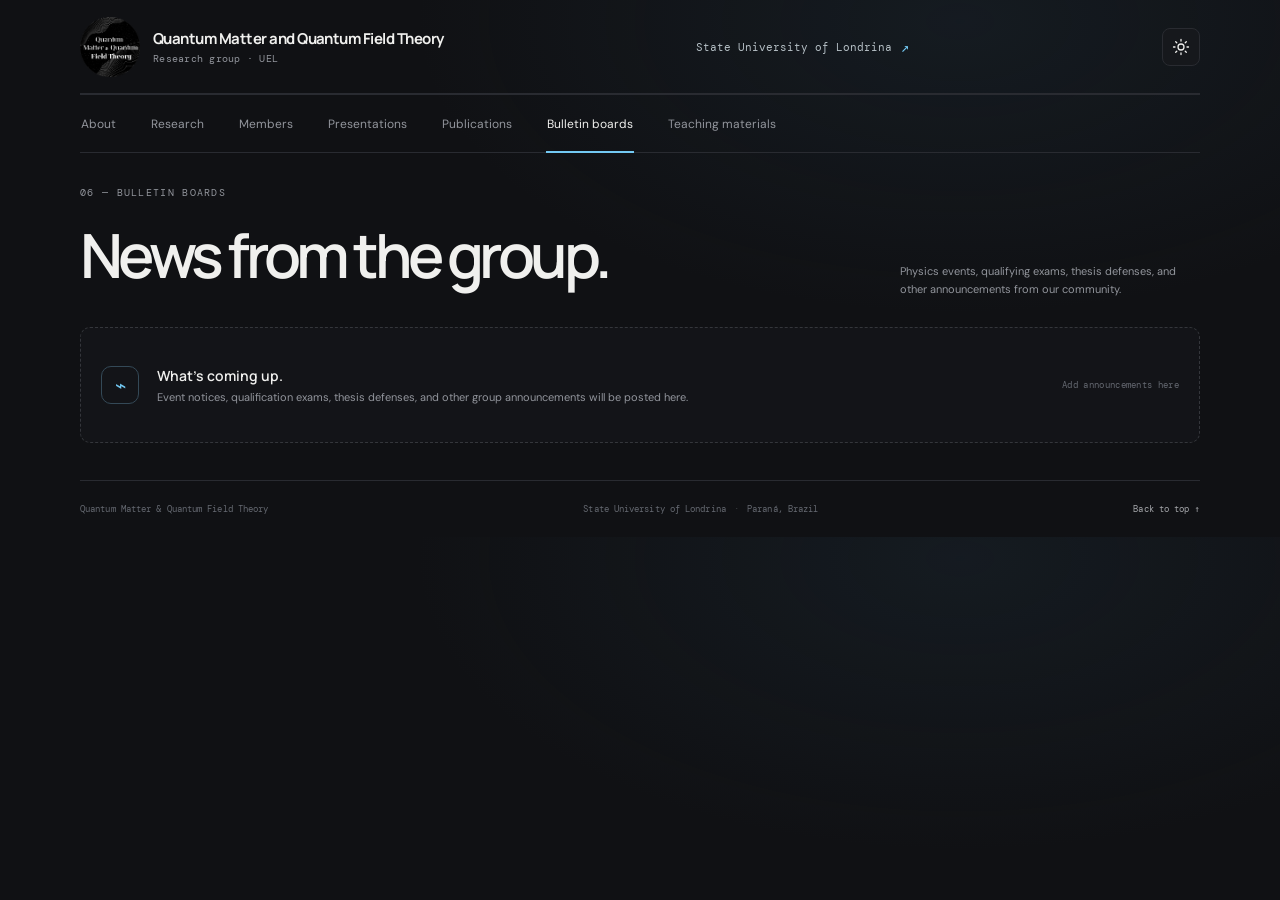
<file: bulletin.html>
<!doctype html>
<html lang="en">
  <head>
    <meta charset="utf-8">
    <meta name="viewport" content="width=device-width, initial-scale=1">
    <meta name="theme-color" content="#101114">
    <meta name="description" content="Physics events, qualifying exams, thesis defenses, and announcements from the Quantum Matter and Quantum Field Theory group.">
    <title>Bulletin Boards — Quantum Matter Group</title>
    <script src="theme.js"></script>
    <link rel="stylesheet" href="styles.css">
  </head>
  <body>
    <div class="page-shell" id="top">
      <header class="site-header">
        <a class="brand" href="index.html#home" aria-label="Quantum Matter Group home">
          <img class="logo-placeholder" src="logo.png" alt="" aria-hidden="true">
          <span class="brand-copy"><span class="brand-name">Quantum Matter and Quantum Field Theory</span><span class="brand-subtitle">Research group · UEL</span></span>
        </a>
        <a class="university-link" href="https://www.uel.br/">State University of Londrina <span aria-hidden="true">↗</span></a>
        <button class="theme-toggle" type="button" aria-label="Switch to light mode" title="Switch to light mode">
          <svg data-theme-icon="sun" viewBox="0 0 24 24" aria-hidden="true"><circle cx="12" cy="12" r="4"></circle><path d="M12 2v2m0 16v2M4.93 4.93l1.42 1.42m11.3 11.3 1.42 1.42M2 12h2m16 0h2M4.93 19.07l1.42-1.42m11.3-11.3 1.42-1.42"></path></svg>
          <svg data-theme-icon="moon" viewBox="0 0 24 24" aria-hidden="true"><path d="M20.2 15.4A8.5 8.5 0 0 1 8.6 3.8 8.5 8.5 0 1 0 20.2 15.4Z"></path></svg>
        </button>
      </header>
      <main>
        <nav class="section-nav" aria-label="Group information">
          <div class="tab-list" aria-label="Explore the group">
            <a class="tab-button" href="index.html">About</a>
            <a class="tab-button" href="research.html">Research</a>
            <a class="tab-button" href="members.html">Members</a>
            <a class="tab-button" href="presentations.html">Presentations</a>
            <a class="tab-button" href="publications.html">Publications</a>
            <a class="tab-button is-active" href="bulletin.html" aria-current="page">Bulletin boards</a>
            <a class="tab-button" href="teaching-materials.html">Teaching materials</a>
          </div>
        </nav>
        <section class="content-panel">
          <div class="section-heading">
            <div><p class="eyebrow">06 — Bulletin boards</p><h1>News from the group.</h1></div>
            <p class="heading-aside">Physics events, qualifying exams, thesis defenses, and other announcements from our community.</p>
          </div>
          <div class="empty-state">
            <span class="empty-icon" aria-hidden="true">⌁</span>
            <div><h3>What's coming up.</h3><p>Event notices, qualification exams, thesis defenses, and other group announcements will be posted here.</p></div>
            <span class="edit-hint">Add announcements here</span>
          </div>
        </section>
      </main>
      <footer class="site-footer"><span>Quantum Matter &amp; Quantum Field Theory</span><span>State University of Londrina <span class="footer-divider">·</span> Paraná, Brazil</span><a href="#top">Back to top ↑</a></footer>
    </div>
  </body>
</html>
</file>
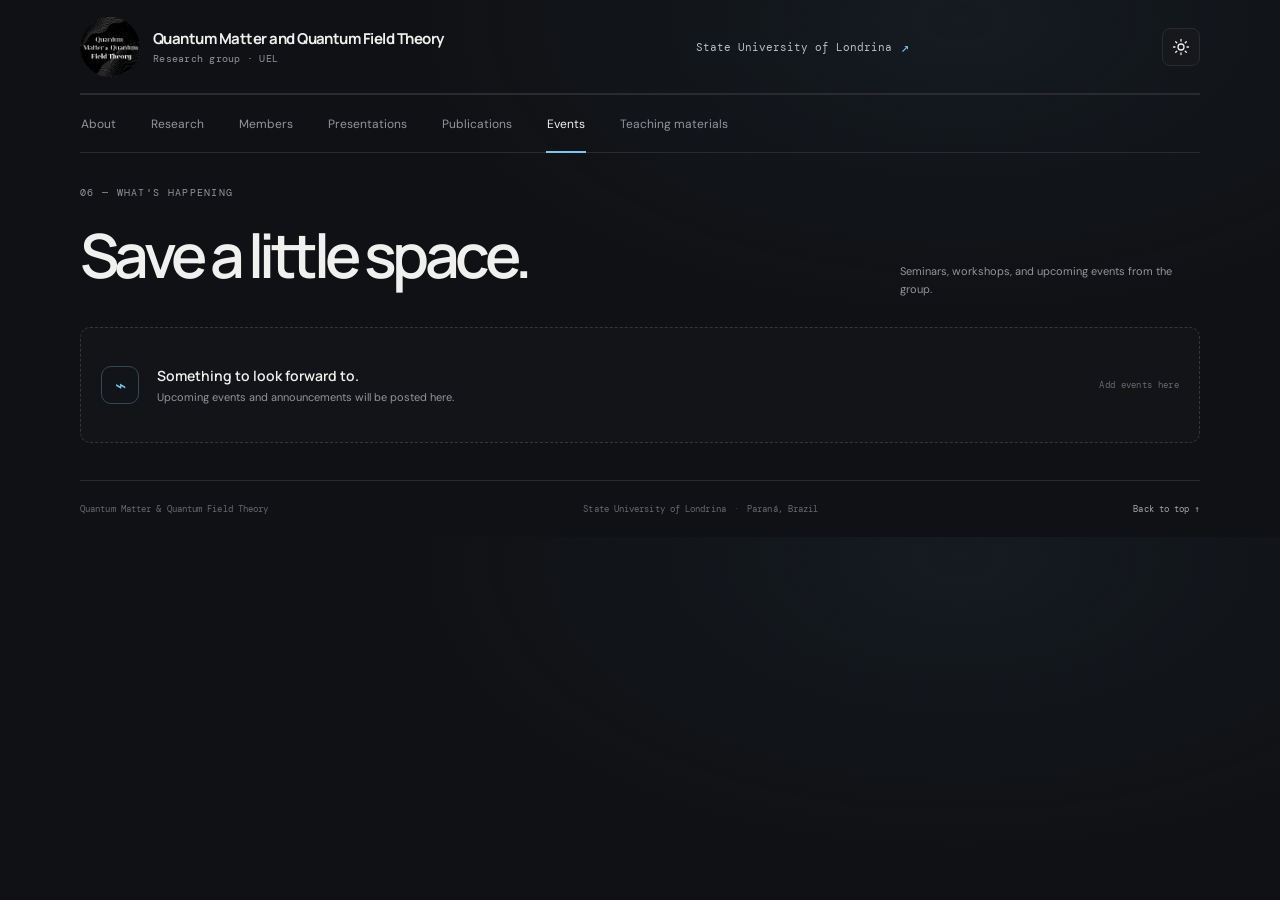
<file: events.html>
<!doctype html>
<html lang="en">
  <head>
    <meta charset="utf-8">
    <meta name="viewport" content="width=device-width, initial-scale=1">
    <meta name="theme-color" content="#101114">
    <meta name="description" content="Seminars, workshops, and events from the Quantum Matter and Quantum Field Theory group.">
    <title>Events — Quantum Matter Group</title>
    <script src="theme.js"></script>
    <link rel="stylesheet" href="styles.css">
  </head>
  <body>
    <div class="page-shell" id="top">
      <header class="site-header">
        <a class="brand" href="index.html#home" aria-label="Quantum Matter Group home">
          <img class="logo-placeholder" src="logo.png" alt="" aria-hidden="true">
          <span class="brand-copy"><span class="brand-name">Quantum Matter and Quantum Field Theory</span><span class="brand-subtitle">Research group · UEL</span></span>
        </a>
        <a class="university-link" href="https://www.uel.br/">State University of Londrina <span aria-hidden="true">↗</span></a>
        <button class="theme-toggle" type="button" aria-label="Switch to light mode" title="Switch to light mode">
          <svg data-theme-icon="sun" viewBox="0 0 24 24" aria-hidden="true"><circle cx="12" cy="12" r="4"></circle><path d="M12 2v2m0 16v2M4.93 4.93l1.42 1.42m11.3 11.3 1.42 1.42M2 12h2m16 0h2M4.93 19.07l1.42-1.42m11.3-11.3 1.42-1.42"></path></svg>
          <svg data-theme-icon="moon" viewBox="0 0 24 24" aria-hidden="true"><path d="M20.2 15.4A8.5 8.5 0 0 1 8.6 3.8 8.5 8.5 0 1 0 20.2 15.4Z"></path></svg>
        </button>
      </header>
      <main>
        <nav class="section-nav" aria-label="Group information">
          <div class="tab-list" aria-label="Explore the group">
            <a class="tab-button" href="index.html">About</a>
            <a class="tab-button" href="research.html">Research</a>
            <a class="tab-button" href="members.html">Members</a>
            <a class="tab-button" href="presentations.html">Presentations</a>
            <a class="tab-button" href="publications.html">Publications</a>
            <a class="tab-button is-active" href="events.html" aria-current="page">Events</a>
            <a class="tab-button" href="teaching-materials.html">Teaching materials</a>
          </div>
        </nav>
        <section class="content-panel">
          <div class="section-heading">
            <div><p class="eyebrow">06 — What's happening</p><h1>Save a little space.</h1></div>
            <p class="heading-aside">Seminars, workshops, and upcoming events from the group.</p>
          </div>
          <div class="empty-state">
            <span class="empty-icon" aria-hidden="true">⌁</span>
            <div><h3>Something to look forward to.</h3><p>Upcoming events and announcements will be posted here.</p></div>
            <span class="edit-hint">Add events here</span>
          </div>
        </section>
      </main>
      <footer class="site-footer"><span>Quantum Matter &amp; Quantum Field Theory</span><span>State University of Londrina <span class="footer-divider">·</span> Paraná, Brazil</span><a href="#top">Back to top ↑</a></footer>
    </div>
  </body>
</html>
</file>
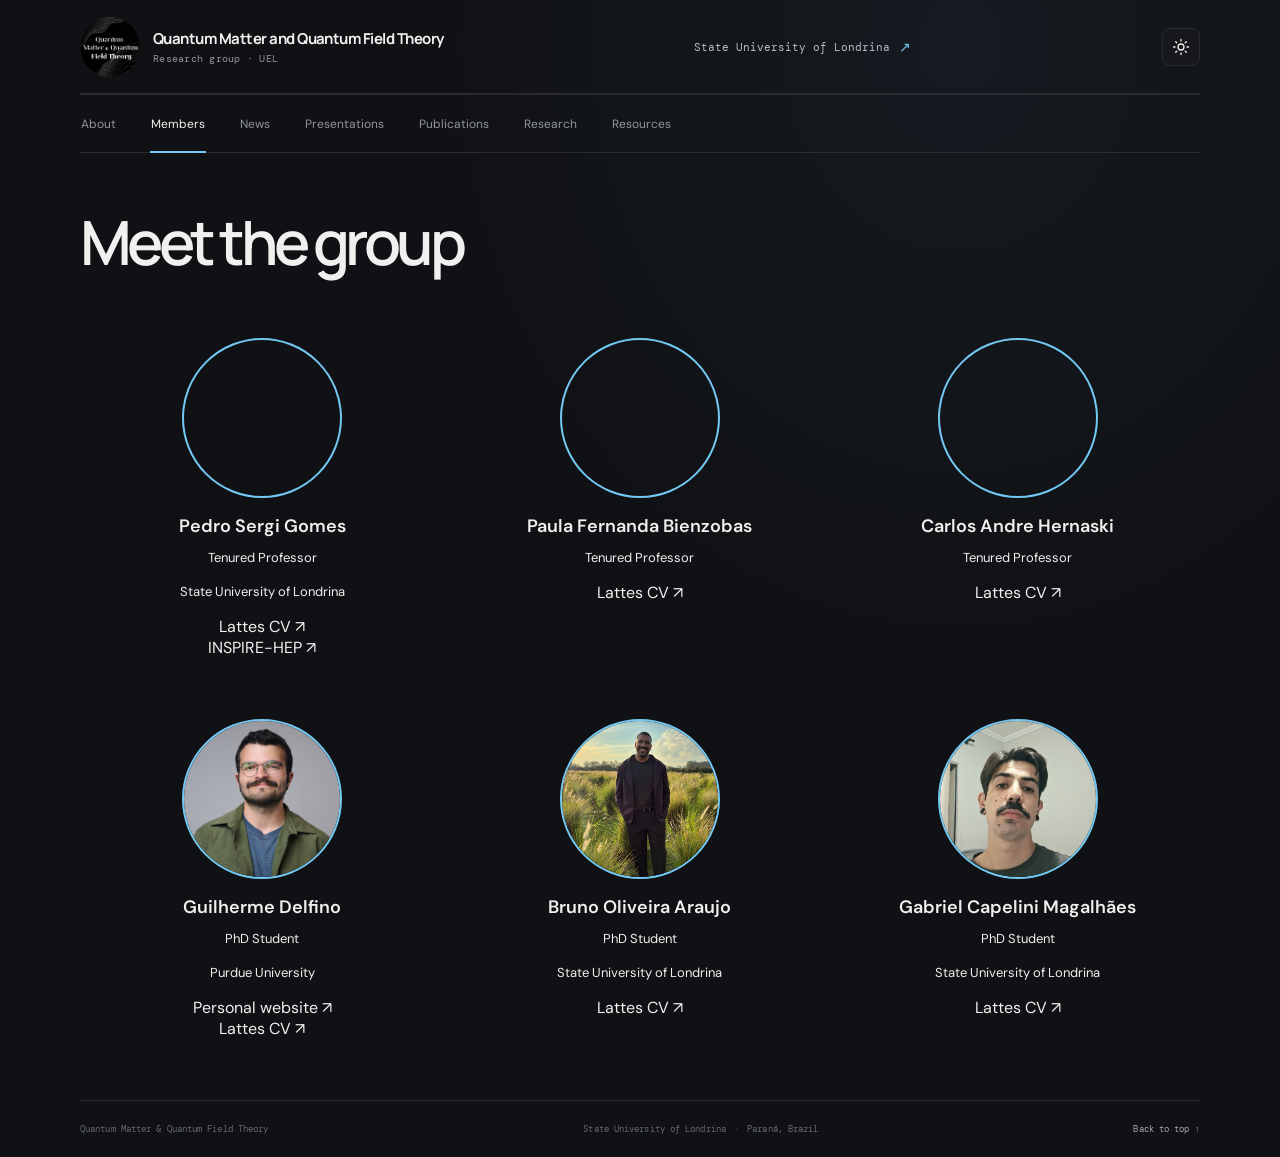
<file: members.html>
<!doctype html>
<html lang="en">
  <head>
    <meta charset="utf-8">
    <meta name="viewport" content="width=device-width, initial-scale=1">
    <meta name="theme-color" content="#101114">
    <meta name="description" content="Members of the Quantum Matter and Quantum Field Theory group at State University of Londrina.">
    <title>Members — Quantum Matter Group</title>
    <script src="theme.js"></script>
    <link rel="stylesheet" href="styles.css">
  </head>
  <body>
    <div class="page-shell" id="top">
      <header class="site-header">
        <a class="brand" href="index.html#home" aria-label="Quantum Matter Group home">
          <img class="logo-placeholder" src="logo.png" alt="" aria-hidden="true">
          <span class="brand-copy"><span class="brand-name">Quantum Matter and Quantum Field Theory</span><span class="brand-subtitle">Research group · UEL</span></span>
        </a>
        <a class="university-link" href="https://www.uel.br/">State University of Londrina <span aria-hidden="true">↗</span></a>
        <button class="theme-toggle" type="button" aria-label="Switch to light mode" title="Switch to light mode">
          <svg data-theme-icon="sun" viewBox="0 0 24 24" aria-hidden="true"><circle cx="12" cy="12" r="4"></circle><path d="M12 2v2m0 16v2M4.93 4.93l1.42 1.42m11.3 11.3 1.42 1.42M2 12h2m16 0h2M4.93 19.07l1.42-1.42m11.3-11.3 1.42-1.42"></path></svg>
          <svg data-theme-icon="moon" viewBox="0 0 24 24" aria-hidden="true"><path d="M20.2 15.4A8.5 8.5 0 0 1 8.6 3.8 8.5 8.5 0 1 0 20.2 15.4Z"></path></svg>
        </button>
      </header>
      <main>
        <nav class="section-nav" aria-label="Group information">
          <div class="tab-list" aria-label="Explore the group">
            <a class="tab-button" href="index.html">About</a>
            <a class="tab-button is-active" href="members.html" aria-current="page">Members</a>
            <a class="tab-button" href="news.html">News</a>
            <a class="tab-button" href="presentations.html">Presentations</a>
            <a class="tab-button" href="publications.html">Publications</a>
            <a class="tab-button" href="research.html">Research</a>
            <a class="tab-button" href="resources.html">Resources</a>
          </div>
        </nav>
        <section class="content-panel">
          <div class="section-heading">
            <div><h1>Meet the group</h1></div>
          </div>
          
<div class="topic-grid">

 

<!-- Pedro Sergi Gomes -->
<article class="member-card">

  <div class="member-photo member-placeholder"></div>

  <h3>Pedro Sergi Gomes</h3>

  <p>Tenured Professor</p>

  <p>State University of Londrina</p>

  <a class="member-link"
     href="https://busca-cv-lattes.cnpq.br/curriculo/4781821120240826"
     target="_blank"
     rel="noopener noreferrer">
    Lattes CV ↗
  </a>

  <a class="member-link"
     href="https://inspirehep.net/authors/1042522?ui-citation-summary=true"
     target="_blank"
     rel="noopener noreferrer">
    INSPIRE-HEP ↗
  </a>

</article>

  

<!-- Paula Fernanda Bienzobas -->
<article class="member-card">

  <div class="member-photo member-placeholder"></div>

  <h3>Paula Fernanda Bienzobas</h3>

  <p>Tenured Professor</p>

  <a class="member-link"
     href="https://busca-cv-lattes.cnpq.br/curriculo/9331515260533408"
     target="_blank"
     rel="noopener noreferrer">
    Lattes CV ↗
  </a>

</article>


<!-- Carlos Andre Hernaski -->
<article class="member-card">

  <div class="member-photo member-placeholder"></div>

  <h3>Carlos Andre Hernaski</h3>

  <p>Tenured Professor</p>

  <a class="member-link"
     href="https://busca-cv-lattes.cnpq.br/curriculo/0399056682971597"
     target="_blank"
     rel="noopener noreferrer">
    Lattes CV ↗
  </a>

</article>

<!-- Guilherme Delfino -->
<article class="member-card">

  <img class="member-photo"
       src="images/members/guilherme-delfino.jpg"
       alt="Guilherme Delfino">

  <h3>Guilherme Delfino</h3>

  <p>PhD Student</p>

    <p>Purdue University</p>


  <a class="member-link"
     href="https://gui-delfino.github.io/"
     target="_blank"
     rel="noopener noreferrer">
    Personal website ↗
  </a>

  <a class="member-link"
     href="https://busca-cv-lattes.cnpq.br/curriculo/9913463628221765"
     target="_blank"
     rel="noopener noreferrer">
    Lattes CV ↗
  </a>

</article>


   <!-- Bruno Oliveira Araujo -->
  <article class="member-card">

   
<img class="member-photo"
     src="images/members/bruno-oliveira-araujo.jpeg"
     alt="Bruno Oliveira Araujo"
     style="object-fit: cover; object-position: center 35%;">


    <h3>Bruno Oliveira Araujo</h3>

    <p>PhD Student</p>

    <p>State University of Londrina</p>


    <a class="member-link"
       href="https://busca-cv-lattes.cnpq.br/curriculo/5521480116015328"
       target="_blank"
       rel="noopener noreferrer">
      Lattes CV ↗
    </a>

  </article>


<!-- Gabriel Capelini Magalhães -->
<article class="member-card">

  <img class="member-photo"
       src="images/members/gabriel-capelini-magalhaes.jpeg"
       alt="Gabriel Capelini Magalhães"
      style="object-position: center 85%;">

  <h3>Gabriel Capelini Magalhães</h3>

  <p>PhD Student</p>

  <p>State University of Londrina</p>

  <a class="member-link"
     href="https://busca-cv-lattes.cnpq.br/curriculo/7738026880534508"
     target="_blank"
     rel="noopener noreferrer">
    Lattes CV ↗
  </a>

</article>

</div>
        </section>
      </main>
      <footer class="site-footer"><span>Quantum Matter &amp; Quantum Field Theory</span><span>State University of Londrina <span class="footer-divider">·</span> Paraná, Brazil</span><a href="#top">Back to top ↑</a></footer>
    </div>
  </body>
</html>
</file>
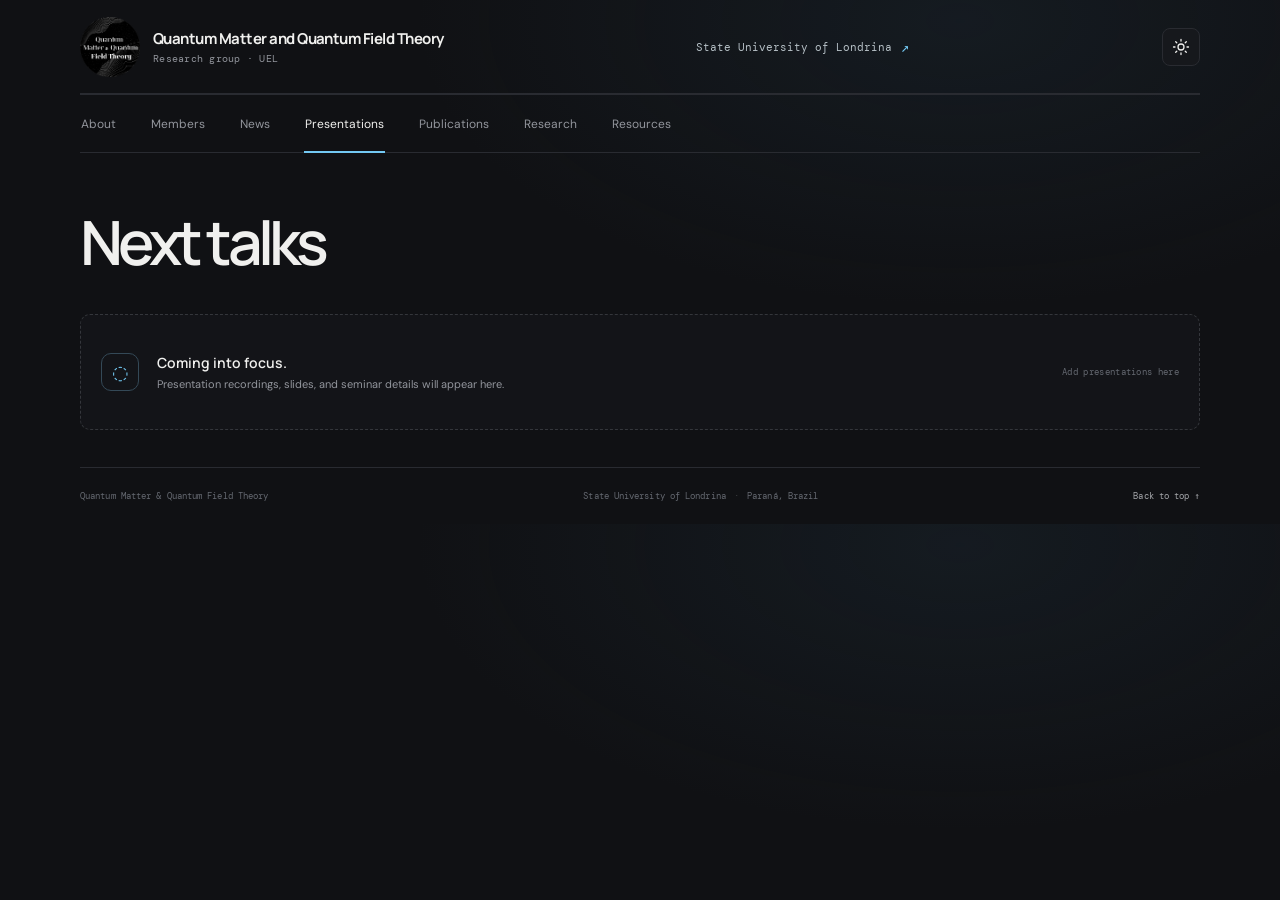
<file: presentations.html>
<!doctype html>
<html lang="en">
  <head>
    <meta charset="utf-8">
    <meta name="viewport" content="width=device-width, initial-scale=1">
    <meta name="theme-color" content="#101114">
    <meta name="description" content="Talks, seminars, and presentations from the Quantum Matter and Quantum Field Theory group.">
    <title>Presentations — Quantum Matter Group</title>
    <script src="theme.js"></script>
    <link rel="stylesheet" href="styles.css">
  </head>
  <body>
    <div class="page-shell" id="top">
      <header class="site-header">
        <a class="brand" href="index.html#home" aria-label="Quantum Matter Group home">
          <img class="logo-placeholder" src="logo.png" alt="" aria-hidden="true">
          <span class="brand-copy"><span class="brand-name">Quantum Matter and Quantum Field Theory</span><span class="brand-subtitle">Research group · UEL</span></span>
        </a>
        <a class="university-link" href="https://www.uel.br/">State University of Londrina <span aria-hidden="true">↗</span></a>
        <button class="theme-toggle" type="button" aria-label="Switch to light mode" title="Switch to light mode">
          <svg data-theme-icon="sun" viewBox="0 0 24 24" aria-hidden="true"><circle cx="12" cy="12" r="4"></circle><path d="M12 2v2m0 16v2M4.93 4.93l1.42 1.42m11.3 11.3 1.42 1.42M2 12h2m16 0h2M4.93 19.07l1.42-1.42m11.3-11.3 1.42-1.42"></path></svg>
          <svg data-theme-icon="moon" viewBox="0 0 24 24" aria-hidden="true"><path d="M20.2 15.4A8.5 8.5 0 0 1 8.6 3.8 8.5 8.5 0 1 0 20.2 15.4Z"></path></svg>
        </button>
      </header>
      <main>
        <nav class="section-nav" aria-label="Group information">
          <div class="tab-list" aria-label="Explore the group">
            <a class="tab-button" href="index.html">About</a>
            <a class="tab-button" href="members.html">Members</a>
            <a class="tab-button" href="news.html">News</a>
            <a class="tab-button is-active" href="presentations.html" aria-current="page">Presentations</a>
            <a class="tab-button" href="publications.html">Publications</a>
            <a class="tab-button" href="research.html">Research</a>
            <a class="tab-button" href="resources.html">Resources</a>
          </div>
        </nav>
        <section class="content-panel">
          <div class="section-heading">
            <div><h1>Next talks</h1></div>
          </div>
          <div class="empty-state">
            <span class="empty-icon" aria-hidden="true">◌</span>
            <div><h3>Coming into focus.</h3><p>Presentation recordings, slides, and seminar details will appear here.</p></div>
            <span class="edit-hint">Add presentations here</span>
          </div>
        </section>
      </main>
      <footer class="site-footer"><span>Quantum Matter &amp; Quantum Field Theory</span><span>State University of Londrina <span class="footer-divider">·</span> Paraná, Brazil</span><a href="#top">Back to top ↑</a></footer>
    </div>
  </body>
</html>
</file>
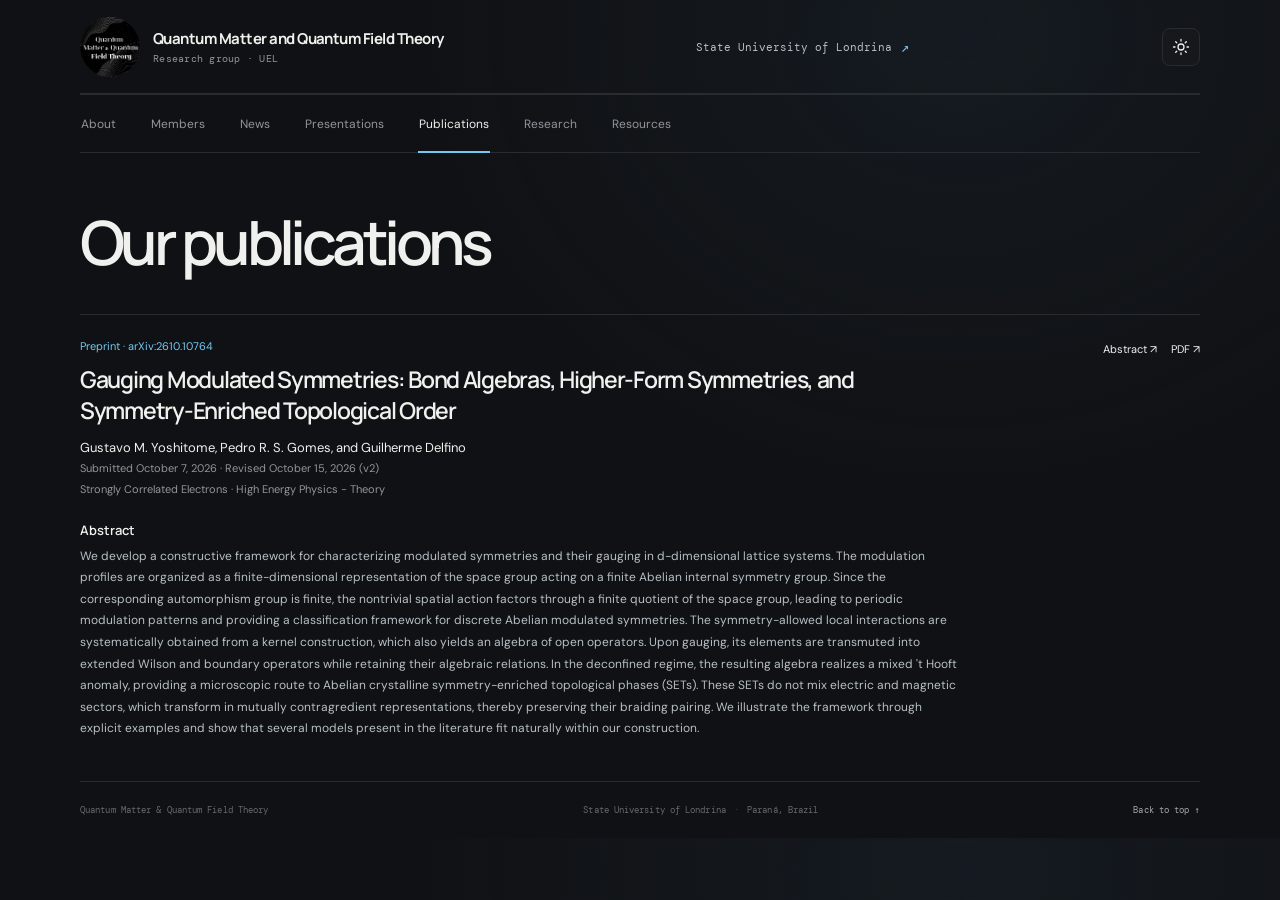
<file: publications.html>
<!doctype html>
<html lang="en">
  <head>
    <meta charset="utf-8">
    <meta name="viewport" content="width=device-width, initial-scale=1">
    <meta name="theme-color" content="#101114">
    <meta name="description" content="Publications from the Quantum Matter and Quantum Field Theory group at State University of Londrina.">
    <title>Publications — Quantum Matter Group</title>
    <script src="theme.js"></script>
    <link rel="stylesheet" href="styles.css">
  </head>
  <body>
    <div class="page-shell" id="top">
      <header class="site-header">
        <a class="brand" href="index.html#home" aria-label="Quantum Matter Group home">
          <img class="logo-placeholder" src="logo.png" alt="" aria-hidden="true">
          <span class="brand-copy"><span class="brand-name">Quantum Matter and Quantum Field Theory</span><span class="brand-subtitle">Research group · UEL</span></span>
        </a>
        <a class="university-link" href="https://www.uel.br/">State University of Londrina <span aria-hidden="true">↗</span></a>
        <button class="theme-toggle" type="button" aria-label="Switch to light mode" title="Switch to light mode">
          <svg data-theme-icon="sun" viewBox="0 0 24 24" aria-hidden="true"><circle cx="12" cy="12" r="4"></circle><path d="M12 2v2m0 16v2M4.93 4.93l1.42 1.42m11.3 11.3 1.42 1.42M2 12h2m16 0h2M4.93 19.07l1.42-1.42m11.3-11.3 1.42-1.42"></path></svg>
          <svg data-theme-icon="moon" viewBox="0 0 24 24" aria-hidden="true"><path d="M20.2 15.4A8.5 8.5 0 0 1 8.6 3.8 8.5 8.5 0 1 0 20.2 15.4Z"></path></svg>
        </button>
      </header>
      <main>
        <nav class="section-nav" aria-label="Group information">
          <div class="tab-list" aria-label="Explore the group">
            <a class="tab-button" href="index.html">About</a>
            <a class="tab-button" href="members.html">Members</a>
            <a class="tab-button" href="news.html">News</a>
            <a class="tab-button" href="presentations.html">Presentations</a>
            <a class="tab-button is-active" href="publications.html" aria-current="page">Publications</a>
            <a class="tab-button" href="research.html">Research</a>
            <a class="tab-button" href="resources.html">Resources</a>
          </div>
        </nav>
        <section class="content-panel">
          <div class="section-heading">
            <div><h1>Our publications</h1></div>
          </div>
          <article class="publication-entry">
            <header class="publication-header">
              <div>
                <p class="publication-type">Preprint · arXiv:2610.10764</p>
                <h2>Gauging Modulated Symmetries: Bond Algebras, Higher-Form Symmetries, and Symmetry-Enriched Topological Order</h2>
              </div>
              <div class="publication-links" aria-label="Paper links">
                <a href="https://arxiv.org/abs/2610.10764">Abstract <span aria-hidden="true">↗</span></a>
                <a href="https://arxiv.org/pdf/2610.10764">PDF <span aria-hidden="true">↗</span></a>
              </div>
            </header>
            <p class="publication-authors">Gustavo M. Yoshitome, Pedro R. S. Gomes, and Guilherme Delfino</p>
            <p class="publication-date">Submitted <time datetime="2026-10-07">October 7, 2026</time> · Revised <time datetime="2026-10-15">October 15, 2026</time> (v2)</p>
            <p class="publication-categories">Strongly Correlated Electrons · High Energy Physics - Theory</p>
            <div class="publication-abstract">
              <h3>Abstract</h3>
              <p>We develop a constructive framework for characterizing modulated symmetries and their gauging in d-dimensional lattice systems. The modulation profiles are organized as a finite-dimensional representation of the space group acting on a finite Abelian internal symmetry group. Since the corresponding automorphism group is finite, the nontrivial spatial action factors through a finite quotient of the space group, leading to periodic modulation patterns and providing a classification framework for discrete Abelian modulated symmetries. The symmetry-allowed local interactions are systematically obtained from a kernel construction, which also yields an algebra of open operators. Upon gauging, its elements are transmuted into extended Wilson and boundary operators while retaining their algebraic relations. In the deconfined regime, the resulting algebra realizes a mixed 't Hooft anomaly, providing a microscopic route to Abelian crystalline symmetry-enriched topological phases (SETs). These SETs do not mix electric and magnetic sectors, which transform in mutually contragredient representations, thereby preserving their braiding pairing. We illustrate the framework through explicit examples and show that several models present in the literature fit naturally within our construction.</p>
            </div>
          </article>
        </section>
      </main>
      <footer class="site-footer"><span>Quantum Matter &amp; Quantum Field Theory</span><span>State University of Londrina <span class="footer-divider">·</span> Paraná, Brazil</span><a href="#top">Back to top ↑</a></footer>
    </div>
  </body>
</html>
</file>
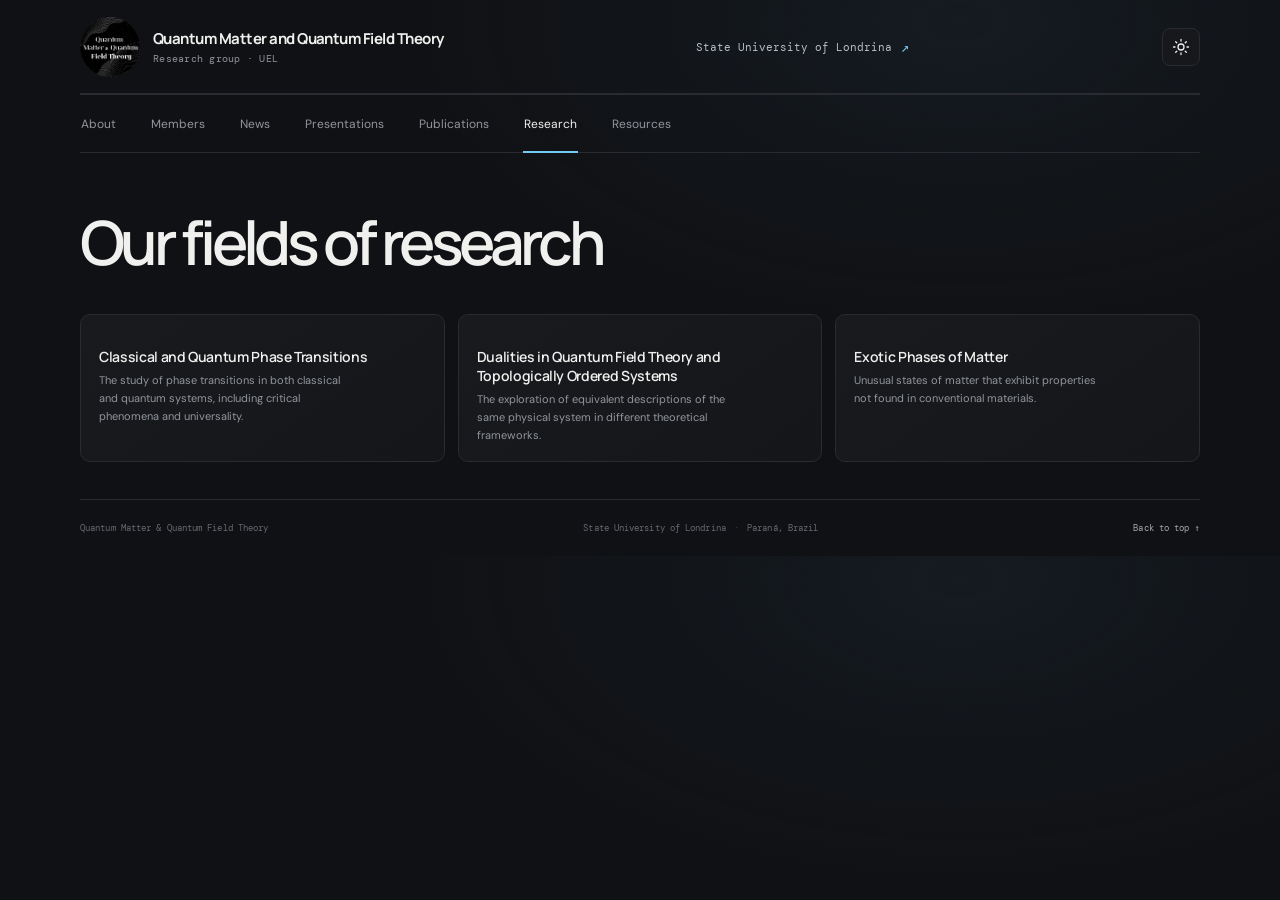
<file: research.html>
<!doctype html>
<html lang="en">
  <head>
    <meta charset="utf-8">
    <meta name="viewport" content="width=device-width, initial-scale=1">
    <meta name="theme-color" content="#101114">
    <meta name="description" content="Research areas of the Quantum Matter and Quantum Field Theory group at State University of Londrina.">
    <title>Research — Quantum Matter Group</title>
    <script src="theme.js"></script>
    <link rel="stylesheet" href="styles.css">
  </head>
  <body>
    <div class="page-shell" id="top">
      <header class="site-header">
        <a class="brand" href="index.html#home" aria-label="Quantum Matter Group home">
          <img class="logo-placeholder" src="logo.png" alt="" aria-hidden="true">
          <span class="brand-copy"><span class="brand-name">Quantum Matter and Quantum Field Theory</span><span class="brand-subtitle">Research group · UEL</span></span>
        </a>
        <a class="university-link" href="https://www.uel.br/">State University of Londrina <span aria-hidden="true">↗</span></a>
        <button class="theme-toggle" type="button" aria-label="Switch to light mode" title="Switch to light mode">
          <svg data-theme-icon="sun" viewBox="0 0 24 24" aria-hidden="true"><circle cx="12" cy="12" r="4"></circle><path d="M12 2v2m0 16v2M4.93 4.93l1.42 1.42m11.3 11.3 1.42 1.42M2 12h2m16 0h2M4.93 19.07l1.42-1.42m11.3-11.3 1.42-1.42"></path></svg>
          <svg data-theme-icon="moon" viewBox="0 0 24 24" aria-hidden="true"><path d="M20.2 15.4A8.5 8.5 0 0 1 8.6 3.8 8.5 8.5 0 1 0 20.2 15.4Z"></path></svg>
        </button>
      </header>
      <main>
        <nav class="section-nav" aria-label="Group information">
          <div class="tab-list" aria-label="Explore the group">
            <a class="tab-button" href="index.html">About</a>
            <a class="tab-button" href="members.html">Members</a>
            <a class="tab-button" href="news.html">News</a>
            <a class="tab-button" href="presentations.html">Presentations</a>
            <a class="tab-button" href="publications.html">Publications</a>
            <a class="tab-button is-active" href="research.html" aria-current="page">Research</a>
            <a class="tab-button" href="resources.html">Resources</a>
          </div>
        </nav>
        <section class="content-panel">
          <div class="section-heading">
            <div><h1>Our fields of research</h1></div>
          </div>
          <div class="topic-grid">
            <article class="topic-card"><span class="card-number"></span><h3>Classical and Quantum Phase Transitions</h3><p>The study of phase transitions in both classical and quantum systems, including critical phenomena and universality.</p><span class="card-arrow" aria-hidden="true"></span></article>
            <article class="topic-card"><span class="card-number"></span><h3>Dualities in Quantum Field Theory and Topologically Ordered Systems</h3><p>The exploration of equivalent descriptions of the same physical system in different theoretical frameworks. </p><span class="card-arrow" aria-hidden="true"></span></article>
            <article class="topic-card"><span class="card-number"></span><h3>Exotic Phases of Matter</h3><p>Unusual states of matter that exhibit properties not found in conventional materials.</p><span class="card-arrow" aria-hidden="true"></span></article>
          </div>
        </section>
      </main>
      <footer class="site-footer"><span>Quantum Matter &amp; Quantum Field Theory</span><span>State University of Londrina <span class="footer-divider">·</span> Paraná, Brazil</span><a href="#top">Back to top ↑</a></footer>
    </div>
  </body>
</html>
</file>
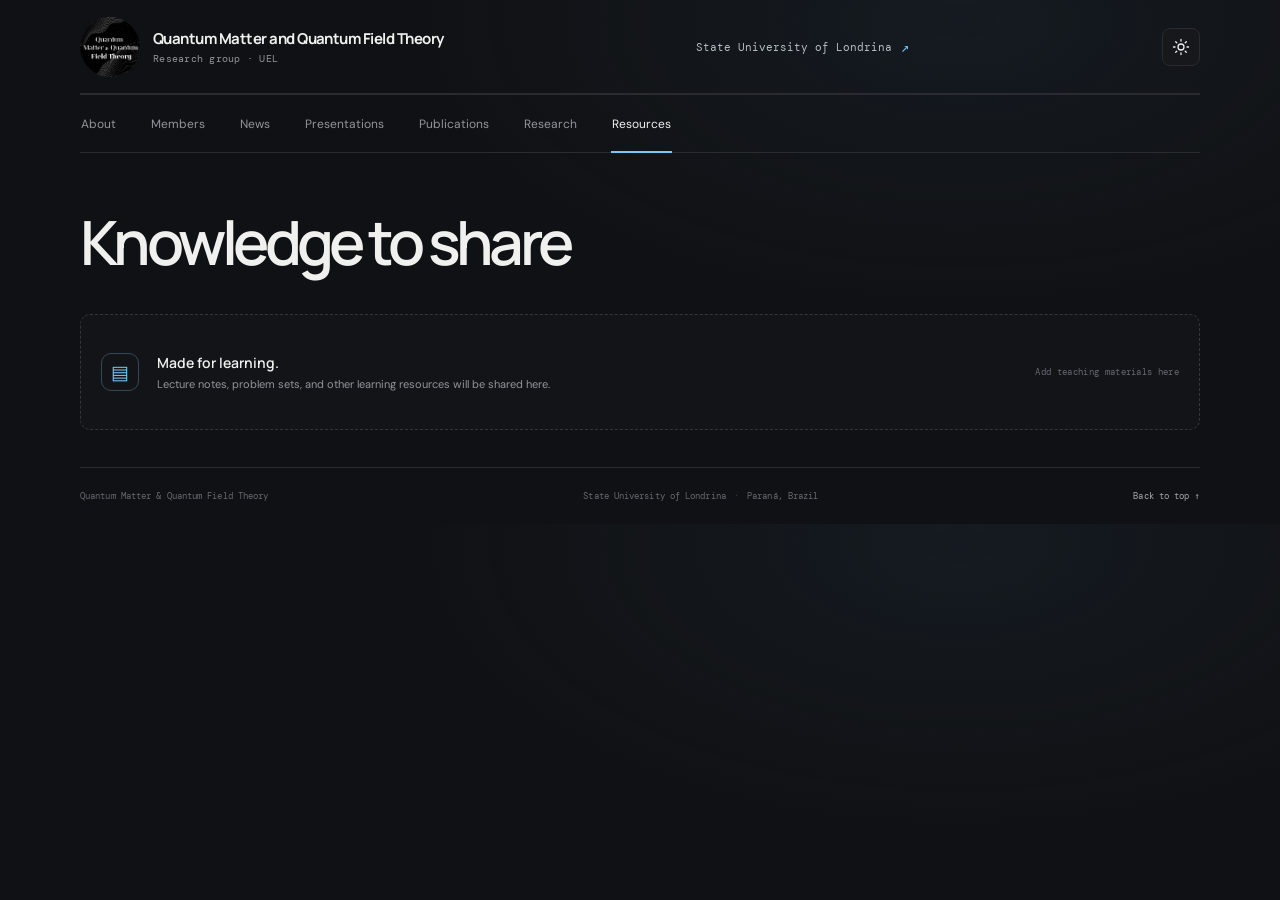
<file: resources.html>
<!doctype html>
<html lang="en">
  <head>
    <meta charset="utf-8">
    <meta name="viewport" content="width=device-width, initial-scale=1">
    <meta name="theme-color" content="#101114">
    <meta name="description" content="Teaching materials created by the Quantum Matter and Quantum Field Theory group.">
    <title>Teaching Materials — Quantum Matter Group</title>
    <script src="theme.js"></script>
    <link rel="stylesheet" href="styles.css">
  </head>
  <body>
    <div class="page-shell" id="top">
      <header class="site-header">
        <a class="brand" href="index.html#home" aria-label="Quantum Matter Group home">
          <img class="logo-placeholder" src="logo.png" alt="" aria-hidden="true">
          <span class="brand-copy"><span class="brand-name">Quantum Matter and Quantum Field Theory</span><span class="brand-subtitle">Research group · UEL</span></span>
        </a>
        <a class="university-link" href="https://www.uel.br/">State University of Londrina <span aria-hidden="true">↗</span></a>
        <button class="theme-toggle" type="button" aria-label="Switch to light mode" title="Switch to light mode">
          <svg data-theme-icon="sun" viewBox="0 0 24 24" aria-hidden="true"><circle cx="12" cy="12" r="4"></circle><path d="M12 2v2m0 16v2M4.93 4.93l1.42 1.42m11.3 11.3 1.42 1.42M2 12h2m16 0h2M4.93 19.07l1.42-1.42m11.3-11.3 1.42-1.42"></path></svg>
          <svg data-theme-icon="moon" viewBox="0 0 24 24" aria-hidden="true"><path d="M20.2 15.4A8.5 8.5 0 0 1 8.6 3.8 8.5 8.5 0 1 0 20.2 15.4Z"></path></svg>
        </button>
      </header>
      <main>
        <nav class="section-nav" aria-label="Group information">
          <div class="tab-list" aria-label="Explore the group">
            <a class="tab-button" href="index.html">About</a>
            <a class="tab-button" href="members.html">Members</a>
            <a class="tab-button" href="news.html">News</a>
            <a class="tab-button" href="presentations.html">Presentations</a>
            <a class="tab-button" href="publications.html">Publications</a>
            <a class="tab-button" href="research.html">Research</a>
            <a class="tab-button is-active" href="resources.html" aria-current="page">Resources</a>
          </div>
        </nav>
        <section class="content-panel">
          <div class="section-heading">
            <div><h1>Knowledge to share</h1></div>
          </div>
          <div class="empty-state">
            <span class="empty-icon" aria-hidden="true">▤</span>
            <div><h3>Made for learning.</h3><p>Lecture notes, problem sets, and other learning resources will be shared here.</p></div>
            <span class="edit-hint">Add teaching materials here</span>
          </div>
        </section>
      </main>
      <footer class="site-footer"><span>Quantum Matter &amp; Quantum Field Theory</span><span>State University of Londrina <span class="footer-divider">·</span> Paraná, Brazil</span><a href="#top">Back to top ↑</a></footer>
    </div>
  </body>
</html>
</file>
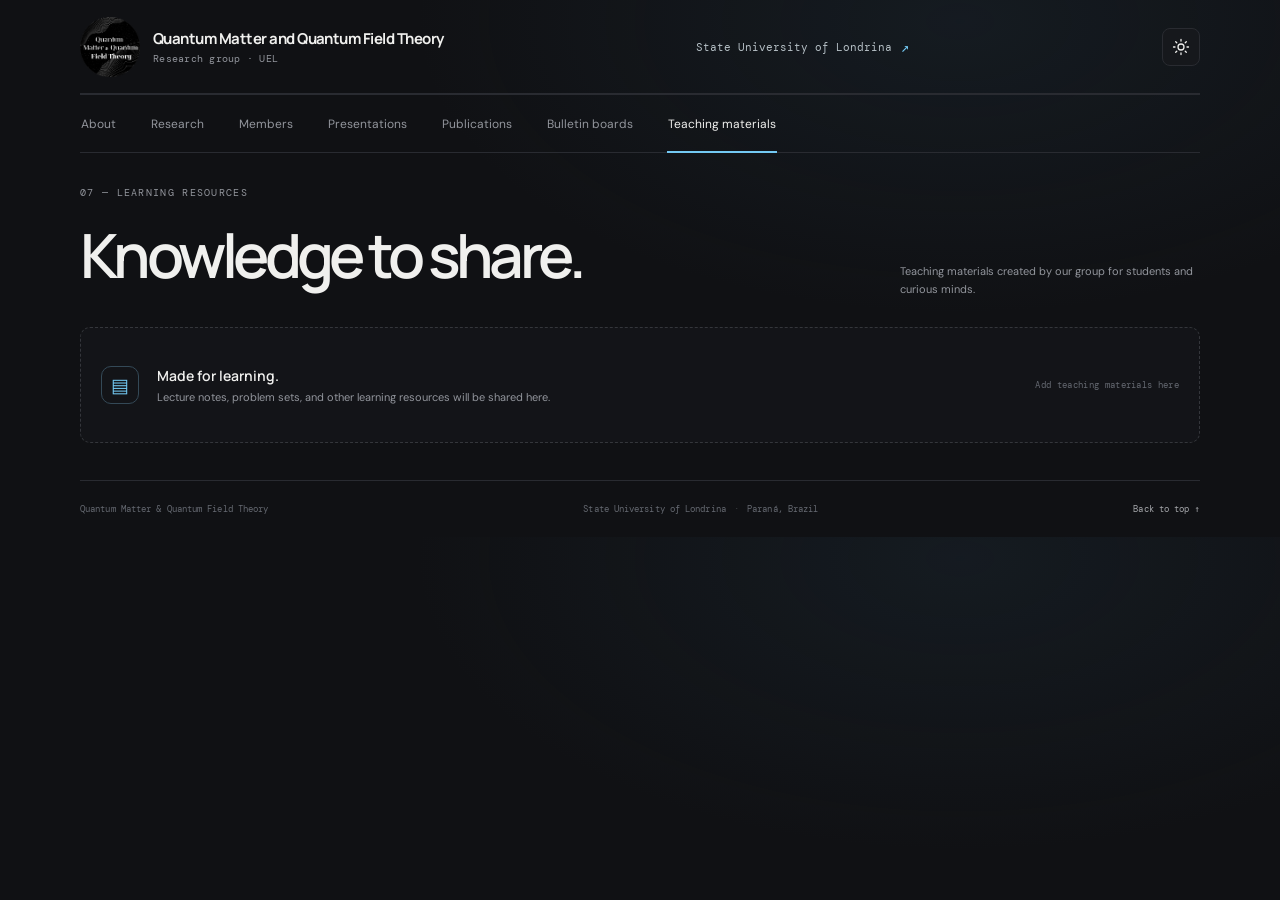
<file: teaching-materials.html>
<!doctype html>
<html lang="en">
  <head>
    <meta charset="utf-8">
    <meta name="viewport" content="width=device-width, initial-scale=1">
    <meta name="theme-color" content="#101114">
    <meta name="description" content="Teaching materials created by the Quantum Matter and Quantum Field Theory group.">
    <title>Teaching Materials — Quantum Matter Group</title>
    <script src="theme.js"></script>
    <link rel="stylesheet" href="styles.css">
  </head>
  <body>
    <div class="page-shell" id="top">
      <header class="site-header">
        <a class="brand" href="index.html#home" aria-label="Quantum Matter Group home">
          <img class="logo-placeholder" src="logo.png" alt="" aria-hidden="true">
          <span class="brand-copy"><span class="brand-name">Quantum Matter and Quantum Field Theory</span><span class="brand-subtitle">Research group · UEL</span></span>
        </a>
        <a class="university-link" href="https://www.uel.br/">State University of Londrina <span aria-hidden="true">↗</span></a>
        <button class="theme-toggle" type="button" aria-label="Switch to light mode" title="Switch to light mode">
          <svg data-theme-icon="sun" viewBox="0 0 24 24" aria-hidden="true"><circle cx="12" cy="12" r="4"></circle><path d="M12 2v2m0 16v2M4.93 4.93l1.42 1.42m11.3 11.3 1.42 1.42M2 12h2m16 0h2M4.93 19.07l1.42-1.42m11.3-11.3 1.42-1.42"></path></svg>
          <svg data-theme-icon="moon" viewBox="0 0 24 24" aria-hidden="true"><path d="M20.2 15.4A8.5 8.5 0 0 1 8.6 3.8 8.5 8.5 0 1 0 20.2 15.4Z"></path></svg>
        </button>
      </header>
      <main>
        <nav class="section-nav" aria-label="Group information">
          <div class="tab-list" aria-label="Explore the group">
            <a class="tab-button" href="index.html">About</a>
            <a class="tab-button" href="research.html">Research</a>
            <a class="tab-button" href="members.html">Members</a>
            <a class="tab-button" href="presentations.html">Presentations</a>
            <a class="tab-button" href="publications.html">Publications</a>
            <a class="tab-button" href="bulletin.html">Bulletin boards</a>
            <a class="tab-button is-active" href="teaching-materials.html" aria-current="page">Teaching materials</a>
          </div>
        </nav>
        <section class="content-panel">
          <div class="section-heading">
            <div><p class="eyebrow">07 — Learning resources</p><h1>Knowledge to share.</h1></div>
            <p class="heading-aside">Teaching materials created by our group for students and curious minds.</p>
          </div>
          <div class="empty-state">
            <span class="empty-icon" aria-hidden="true">▤</span>
            <div><h3>Made for learning.</h3><p>Lecture notes, problem sets, and other learning resources will be shared here.</p></div>
            <span class="edit-hint">Add teaching materials here</span>
          </div>
        </section>
      </main>
      <footer class="site-footer"><span>Quantum Matter &amp; Quantum Field Theory</span><span>State University of Londrina <span class="footer-divider">·</span> Paraná, Brazil</span><a href="#top">Back to top ↑</a></footer>
    </div>
  </body>
</html>
</file>
<file: styles.css>
@import url("https://fonts.googleapis.com/css2?family=DM+Mono:wght@400;500&family=DM+Sans:wght@400;500;600;700&family=Manrope:wght@400;500;600;700;800&display=swap");

:root {
  color-scheme: dark;
  --background: #101114;
  --surface: #16181c;
  --surface-raised: #1b1d22;
  --text: #f0f0ee;
  --muted: #92959c;
  --subtle: #656971;
  --line: #292b31;
  --accent: #73c9f3;
  --accent-rgb: 115 201 243;
  --ambient-glow: rgb(37 61 78 / 22%);
  --logo-border: #344957;
  --logo-background: #18232b;
  --link-muted: #b6c0c6;
  --hero-muted: #a4b0b8;
  --hero-border: #293a46;
  --hero-glow: rgb(115 201 243 / 9%);
  --hero-start: #1a232a;
  --hero-end: #121417;
  --grid-line: rgb(255 255 255 / 5%);
  --particle-outline: #101114;
  --visual-caption: #788995;
  --lead-color: #b6c0c6;
  --note-decoration: #56636b;
  --topic-start: #181a1e;
  --topic-end: #141619;
  --card-arrow: #74828a;
  --empty-border: #34363b;
  --empty-background: rgb(22 24 28 / 55%);
  --footer-divider: #4c4e53;
  --footer-link: #a5a7ab;
  --font-body: "DM Sans", sans-serif;
  --font-display: "Manrope", sans-serif;
  --font-mono: "DM Mono", monospace;
}

:root[data-theme="light"] {
  color-scheme: light;
  --background: #f2f6f9;
  --surface: #ffffff;
  --surface-raised: #e7eef3;
  --text: #202a32;
  --muted: #52616c;
  --subtle: #71808a;
  --line: #d2dce3;
  --accent: #176b98;
  --accent-rgb: 23 107 152;
  --ambient-glow: rgb(59 112 145 / 11%);
  --logo-border: #c5d6e0;
  --logo-background: #e7eef3;
  --link-muted: #4b5a65;
  --hero-muted: #52616c;
  --hero-border: #d2dce3;
  --hero-glow: rgb(23 107 152 / 9%);
  --hero-start: #e6eef4;
  --hero-end: #f7f9fb;
  --grid-line: rgb(32 42 50 / 7%);
  --particle-outline: #f2f6f9;
  --visual-caption: #607786;
  --lead-color: #404f59;
  --note-decoration: #a2b5c2;
  --topic-start: #ffffff;
  --topic-end: #edf3f7;
  --card-arrow: #637783;
  --empty-border: #c2d0da;
  --empty-background: rgb(255 255 255 / 72%);
  --footer-divider: #a0b0bb;
  --footer-link: #52616c;
}

* {
  box-sizing: border-box;
}

html {
  scroll-behavior: smooth;
}

body {
  min-width: 320px;
  margin: 0;
  background:
    radial-gradient(ellipse at 75% 4%, var(--ambient-glow), transparent 34rem),
    var(--background);
  color: var(--text);
  font-family: var(--font-body);
  -webkit-font-smoothing: antialiased;
}

a {
  color: inherit;
  text-decoration: none;
}

button {
  font: inherit;
}

.page-shell {
  width: min(1120px, calc(100% - 96px));
  margin: 0 auto;
}

.site-header {
  height: 94px;
  display: flex;
  align-items: center;
  justify-content: space-between;
  border-bottom: 1px solid var(--line);
}

.brand {
  display: inline-flex;
  align-items: center;
  gap: 13px;
}

.logo-placeholder {
  width: 60px;
  height: 60px;
  display: block;
  flex: 0 0 auto;
  object-fit: contain;
}

.logo-orbit {
  position: absolute;
  width: 27px;
  height: 12px;
  border: 1px solid var(--accent);
  border-radius: 50%;
}

.orbit-one {
  transform: rotate(45deg);
}

.orbit-two {
  transform: rotate(-45deg);
  opacity: 0.62;
}

.logo-core {
  width: 5px;
  height: 5px;
  border-radius: 50%;
  background: var(--accent);
  box-shadow: 0 0 12px var(--accent);
}

.brand-copy {
  display: grid;
  gap: 3px;
}

.brand-name {
  font-family: var(--font-display);
  font-size: 15px;
  font-weight: 700;
  letter-spacing: -0.035em;
}

.brand-subtitle,
.university-link,
.eyebrow,
.nav-index,
.card-number,
.edit-hint,
.site-footer {
  font-family: var(--font-mono);
}

.brand-subtitle {
  color: var(--muted);
  font-size: 10px;
  letter-spacing: 0.025em;
}

.university-link {
  display: inline-flex;
  align-items: center;
  gap: 9px;
  color: var(--link-muted);
  font-size: 11px;
  transition: color 160ms ease;
}

.university-link span {
  color: var(--accent);
  font-size: 14px;
}

.theme-toggle {
  width: 38px;
  height: 38px;
  display: grid;
  flex: 0 0 auto;
  place-items: center;
  padding: 0;
  border: 1px solid var(--line);
  border-radius: 8px;
  background: var(--surface);
  color: var(--text);
  cursor: pointer;
  transition: background-color 160ms ease, color 160ms ease, border-color 160ms ease;
}

.theme-toggle:hover {
  border-color: var(--accent);
  color: var(--accent);
}

.theme-toggle svg {
  width: 18px;
  height: 18px;
  display: none;
  fill: none;
  stroke: currentColor;
  stroke-linecap: round;
  stroke-linejoin: round;
  stroke-width: 1.7;
}

.theme-toggle svg.is-visible {
  display: block;
}

.theme-toggle:focus-visible {
  outline: 2px solid var(--accent);
  outline-offset: 3px;
}

.university-link:hover,
.text-link:hover,
.about-note a:hover,
.site-footer a:hover {
  color: var(--accent);
}

.hero {
  min-height: 390px;
  display: grid;
  grid-template-columns: 1fr 0.8fr;
  align-items: center;
  gap: 40px;
  padding: 48px 0 52px;
}

.hero-copy {
  position: relative;
  z-index: 1;
}

.eyebrow {
  margin: 0;
  color: var(--muted);
  font-size: 10px;
  letter-spacing: 0.13em;
  text-transform: uppercase;
}

.hero .eyebrow {
  display: flex;
  align-items: center;
  gap: 9px;
}

.status-dot {
  width: 6px;
  height: 6px;
  border-radius: 50%;
  background: var(--accent);
  box-shadow: 0 0 10px rgb(var(--accent-rgb) / 65%);
}

h1,
h2,
h3,
p {
  margin-top: 0;
}

h1 {
  margin: 24px 0 15px;
  font-family: var(--font-display);
  font-size: clamp(42px, 5vw, 61px);
  font-weight: 600;
  letter-spacing: -0.075em;
  line-height: 1.04;
}

h1 span {
  color: var(--accent);
}

.hero-description {
  max-width: 465px;
  margin-bottom: 23px;
  color: var(--hero-muted);
  font-size: 14px;
  line-height: 1.75;
}

.text-link {
  display: inline-flex;
  align-items: center;
  gap: 9px;
  color: var(--text);
  font-size: 12px;
  font-weight: 600;
  transition: color 160ms ease;
}

.text-link span {
  color: var(--accent);
}

.hero-visual {
  position: relative;
  height: 330px;
}

.lattice-canvas {
  position: absolute;
  inset: 0;
  width: 100%;
  height: 100%;
  display: block;
}

.section-nav {
  min-height: 57px;
  display: flex;
  align-items: center;
  justify-content: space-between;
  border-top: 1px solid var(--line);
  border-bottom: 1px solid var(--line);
}

.tab-list {
  height: 57px;
  display: flex;
  align-items: stretch;
  gap: 33px;
}

.tab-button {
  position: relative;
  display: flex;
  align-items: center;
  padding: 0 1px;
  border: 0;
  background: transparent;
  color: var(--muted);
  cursor: pointer;
  font-size: 12px;
  transition: color 160ms ease;
}

.tab-button::after {
  position: absolute;
  right: 0;
  bottom: -1px;
  left: 0;
  height: 2px;
  background: var(--accent);
  content: "";
  opacity: 0;
  transform: scaleX(0.55);
  transition: opacity 160ms ease, transform 160ms ease;
}

.tab-button:hover,
.tab-button.is-active {
  color: var(--text);
}

.tab-button.is-active::after {
  opacity: 1;
  transform: scaleX(1);
}

.tab-button:focus-visible,
a:focus-visible {
  outline: 2px solid var(--accent);
  outline-offset: 4px;
}

.nav-index {
  color: var(--subtle);
  font-size: 10px;
}

.nav-index span {
  color: var(--accent);
}

.content-panel {
  min-height: 277px;
  padding: 33px 0 37px;
  animation: panel-in 220ms ease both;
}

.content-panel[hidden] {
  display: none;
}

.about-panel {
  min-height: 0;
  padding-top: 52px;
}

.about-panel h1 {
  margin: 0;
  font-size: 44px;
  line-height: 1.12;
}

@keyframes panel-in {
  from {
    opacity: 0;
    transform: translateY(5px);
  }

  to {
    opacity: 1;
    transform: translateY(0);
  }
}

.section-heading {
  display: flex;
  align-items: flex-end;
  justify-content: space-between;
  gap: 24px;
  margin-bottom: 26px;
}

.section-heading .eyebrow {
  margin-bottom: 9px;
}

h2 {
  margin-bottom: 0;
  font-family: var(--font-display);
  font-size: clamp(22px, 3vw, 29px);
  font-weight: 600;
  letter-spacing: -0.055em;
}

.heading-aside {
  max-width: 300px;
  margin: 0 0 3px;
  color: var(--muted);
  font-size: 11px;
  line-height: 1.6;
}

.about-grid {
  display: grid;
  grid-template-columns: 1.35fr 0.65fr;
  gap: 70px;
  align-items: start;
}

.about-lead {
  max-width: 640px;
  margin: 0;
  color: var(--lead-color);
  font-size: 15px;
  line-height: 1.85;
}

.about-lead strong {
  color: var(--text);
  font-weight: 500;
}

.about-note {
  display: flex;
  gap: 12px;
  padding: 13px 15px;
  border: 1px solid var(--line);
  border-radius: 10px;
  background: var(--surface);
}

.note-mark {
  color: var(--accent);
  font-size: 15px;
}

.about-note p {
  margin: 0;
  color: var(--muted);
  font-size: 11px;
  line-height: 1.65;
}

.about-note a {
  color: var(--text);
  text-decoration: underline;
  text-decoration-color: var(--note-decoration);
  text-underline-offset: 3px;
}

.research-heading {
  margin-top: 38px;
}

.topic-grid {
  display: grid;
  grid-template-columns: repeat(3, 1fr);
  gap: 13px;
}

.topic-card {
  position: relative;
  min-height: 134px;
  padding: 17px 18px;
  border: 1px solid var(--line);
  border-radius: 10px;
  background: linear-gradient(145deg, var(--topic-start), var(--topic-end));
}

.card-number {
  color: var(--accent);
  font-size: 9px;
}

.topic-card h3 {
  margin: 15px 0 6px;
  font-family: var(--font-display);
  font-size: 14px;
  font-weight: 600;
  letter-spacing: -0.025em;
}

.topic-card p {
  max-width: 260px;
  margin: 0;
  color: var(--muted);
  font-size: 11px;
  line-height: 1.6;
}

.card-arrow {
  position: absolute;
  top: 15px;
  right: 17px;
  color: var(--card-arrow);
  font-size: 13px;
}

.empty-state {
  min-height: 116px;
  display: flex;
  align-items: center;
  gap: 18px;
  padding: 20px;
  border: 1px dashed var(--empty-border);
  border-radius: 10px;
  background: var(--empty-background);
}

.empty-icon {
  width: 38px;
  height: 38px;
  display: grid;
  flex: 0 0 auto;
  place-items: center;
  border: 1px solid var(--logo-border);
  border-radius: 10px;
  color: var(--accent);
  font-size: 19px;
}

.empty-state h3 {
  margin: 0 0 5px;
  font-family: var(--font-display);
  font-size: 14px;
  font-weight: 600;
}

.empty-state p {
  margin: 0;
  color: var(--muted);
  font-size: 11px;
}

.edit-hint {
  margin-left: auto;
  color: var(--subtle);
  font-size: 9px;
  letter-spacing: 0.035em;
}

.publication-entry {
  padding: 22px 0 4px;
  border-top: 1px solid var(--line);
}

.publication-header {
  display: flex;
  align-items: flex-start;
  justify-content: space-between;
  gap: 24px;
}

.publication-type,
.publication-date,
.publication-categories {
  margin: 0;
  color: var(--muted);
  font-size: 11px;
  line-height: 1.7;
}

.publication-type {
  margin-bottom: 8px;
  color: var(--accent);
}

.publication-header h2 {
  max-width: 780px;
  font-size: 23px;
  line-height: 1.35;
}

.publication-links {
  display: flex;
  flex: 0 0 auto;
  gap: 14px;
  padding-top: 5px;
  font-size: 11px;
}

.publication-links a {
  color: var(--text);
  text-underline-offset: 3px;
}

.publication-authors {
  margin: 13px 0 3px;
  color: var(--text);
  font-size: 13px;
}

.publication-categories {
  margin-top: 2px;
}

.publication-abstract {
  max-width: 880px;
  margin-top: 22px;
}

.publication-abstract h3 {
  margin: 0 0 7px;
  font-family: var(--font-display);
  font-size: 13px;
  font-weight: 600;
}

.publication-abstract p {
  margin: 0;
  color: var(--lead-color);
  font-size: 12px;
  line-height: 1.8;
}

.site-footer {
  min-height: 57px;
  display: flex;
  align-items: center;
  justify-content: space-between;
  gap: 20px;
  border-top: 1px solid var(--line);
  color: var(--subtle);
  font-size: 9px;
  letter-spacing: 0.01em;
}

.footer-divider {
  padding: 0 3px;
  color: var(--footer-divider);
}

.site-footer a {
  color: var(--footer-link);
  transition: color 160ms ease;
}

@media (max-width: 760px) {
  .page-shell {
    width: min(100% - 40px, 600px);
  }

  .site-header {
    height: 78px;
  }

  .university-link {
    font-size: 0;
  }

  .university-link span {
    font-size: 16px;
  }

  .hero {
    min-height: 0;
    grid-template-columns: 1fr;
    gap: 26px;
    padding: 42px 0 32px;
  }

  h1 {
    font-size: clamp(43px, 10vw, 58px);
  }

  .hero-visual {
    height: 250px;
  }

  .tab-list {
    width: 100%;
    height: auto;
    flex-wrap: wrap;
    gap: 0 18px;
    overflow: visible;
  }

  .tab-button {
    flex: 0 0 auto;
    min-height: 44px;
    margin-right: 0;
    font-size: 11px;
  }

  .nav-index {
    display: none;
  }

  .content-panel {
    min-height: 0;
    padding: 28px 0 31px;
  }

  .about-panel {
    padding-top: 34px;
  }

  .about-panel h1 {
    font-size: 36px;
  }

  .section-heading {
    display: block;
    margin-bottom: 20px;
  }

  .heading-aside {
    margin-top: 9px;
  }

  .about-grid {
    grid-template-columns: 1fr;
    gap: 20px;
  }

  .research-heading {
    margin-top: 30px;
  }

  .topic-grid {
    grid-template-columns: 1fr;
    gap: 9px;
  }

  .topic-card {
    min-height: 120px;
  }

  .empty-state {
    align-items: flex-start;
    flex-wrap: wrap;
    gap: 13px;
  }

  .empty-state > div {
    flex: 1;
    min-width: 170px;
  }

  .edit-hint {
    width: 100%;
    margin-left: 51px;
  }

  .site-footer {
    min-height: 75px;
    flex-wrap: wrap;
    justify-content: flex-start;
    gap: 5px 16px;
    padding: 14px 0;
    line-height: 1.6;
  }

  .site-footer a {
    margin-left: auto;
  }
}

@media (prefers-reduced-motion: reduce) {
  *,
  *::before,
  *::after {
    scroll-behavior: auto !important;
    animation-duration: 0.01ms !important;
    animation-iteration-count: 1 !important;
    transition-duration: 0.01ms !important;
  }
}

/* ========================================
   MEMBERS
   ======================================== */


.member-card {
  text-align: center;
  padding: 24px;
  background: transparent;
  border: none;
  min-height: auto;
  box-shadow: none;
}


.member-photo {
  display: block;
  width: 160px;
  height: 160px;
  max-width: 100%;
  object-fit: cover;
  object-position: center 20%;
  border-radius: 50%;
  border: 2px solid var(--accent);
  margin: 0 auto 16px;
}

.member-card h3 {
  font-size: 18px;
  margin: 10px 0;
  font-weight: 600;
}

.member-card p {
  max-width: none;
  font-size: 13px;
  line-height: 1.6;
}

.member-link {
  display: block;
}

/* ========================================
   NEWS
   ======================================== */

.news-panel h1 {
  margin: 0 0 16px;
  font-size: clamp(32px, 4vw, 44px);
}

.news-description {
  max-width: 750px;
  margin-bottom: 0;
  color: var(--muted);
  font-size: 14px;
  line-height: 1.75;
}

/* Category filters */

.news-filters {
  display: flex;
  flex-wrap: wrap;
  gap: 9px;
  margin: 25px 0 30px;
}

.news-filter {
  padding: 10px 16px;
  border: 1px solid var(--line);
  border-radius: 7px;
  background: var(--surface);
  color: var(--muted);
  font-size: 12px;
  cursor: pointer;
  transition: all 160ms ease;
}

.news-filter:hover {
  border-color: var(--accent);
  color: var(--accent);
}

.news-filter.is-active {
  border-color: var(--accent);
  background: rgb(var(--accent-rgb) / 10%);
  color: var(--accent);
}

.news-filter:focus-visible {
  outline: 2px solid var(--accent);
  outline-offset: 3px;
}

/* News grid */

.news-grid {
  display: grid;
  grid-template-columns: repeat(2, minmax(0, 1fr));
  gap: 20px;
}

/* News cards */

.news-card {
  display: flex;
  flex-direction: column;
  overflow: hidden;
  border: 1px solid var(--line);
  border-radius: 10px;
  background: var(--surface);
  transition: border-color 160ms ease,
              transform 160ms ease;
}

.news-card:hover {
  border-color: var(--accent);
  transform: translateY(-3px);
}

.news-image {
  display: block;
  width: 100%;
  aspect-ratio: 16 / 9;
  object-fit: cover;
  border-bottom: 1px solid var(--line);
}

.news-card-content {
  display: flex;
  flex: 1;
  flex-direction: column;
  align-items: flex-start;
  padding: 24px;
}

.news-meta {
  display: flex;
  align-items: center;
  flex-wrap: wrap;
  gap: 8px 15px;
  margin-bottom: 18px;
  color: var(--muted);
  font-family: var(--font-mono);
  font-size: 10px;
}

.news-category {
  color: var(--accent);
  text-transform: uppercase;
  letter-spacing: 0.05em;
}

.news-card h2 {
  margin: 0 0 12px;
  color: var(--text);
  font-size: 21px;
  line-height: 1.4;
  letter-spacing: -0.035em;
}

.news-card-description {
  margin: 0 0 16px;
  color: var(--muted);
  font-size: 13px;
  line-height: 1.75;
}

.news-author {
  margin: 0 0 15px;
  color: var(--muted);
  font-size: 11px;
  font-style: italic;
}

.news-link {
  display: inline-block;
  margin-top: auto;
  color: var(--accent);
  font-size: 12px;
  font-weight: 600;
}

.news-link:hover {
  text-decoration: underline;
  text-underline-offset: 4px;
}

/* Empty categories */

.news-empty {
  grid-column: 1 / -1;
  padding: 35px;
  border: 1px dashed var(--line);
  border-radius: 10px;
  color: var(--muted);
  text-align: center;
  font-size: 13px;
}

/* Mobile layout */

@media (max-width: 760px) {
  .news-grid {
    grid-template-columns: 1fr;
  }

  .news-card-content {
    padding: 18px;
  }

  .news-filters {
    gap: 7px;
  }

  .news-filter {
    padding: 8px 12px;
    font-size: 11px;
  }
}


/* News card details */

.news-author {
  margin: 0 0 8px;
  color: var(--text);
  font-size: 13px;
  font-style: normal;
}

.news-date,
.news-subject {
  display: block;
  margin: 0 0 5px;
  color: var(--muted);
  font-size: 11px;
}

.news-abstract {
  margin: 20px 0;
}

.news-abstract h3 {
  margin: 0 0 8px;
  font-family: var(--font-display);
  font-size: 14px;
  font-weight: 600;
}

.news-abstract p {
  margin: 0;
  color: var(--lead-color);
  font-size: 13px;
  line-height: 1.8;
  white-space: pre-line;
}

.news-links {
  display: flex;
  flex-wrap: wrap;
  gap: 18px;
  margin-top: auto;
  padding-top: 10px;
}


/* ========================================
   NEWS — EXPANDABLE ABSTRACT
   ======================================== */

.news-grid {
  align-items: start;
}

.news-abstract {
  width: 100%;
  margin: 18px 0;
}

details.news-abstract {
  padding: 14px 0;
  border-top: 1px solid var(--line);
  border-bottom: 1px solid var(--line);
}

.news-abstract-toggle {
  color: var(--accent);
  font-size: 13px;
  font-weight: 500;
  cursor: pointer;
  user-select: none;
}

.news-abstract-toggle:hover {
  text-decoration: underline;
  text-underline-offset: 4px;
}

.news-abstract-toggle:focus-visible {
  outline: 2px solid var(--accent);
  outline-offset: 4px;
}

details.news-abstract[open] p {
  margin-top: 16px;
}

.news-abstract p {
  color: var(--lead-color);
  font-size: 13px;
  line-height: 1.8;
  white-space: pre-line;
}

/* ========================================
   NEWS — SEARCH, FILTERS AND PAGINATION
   ======================================== */
.news-toolbar {
  display: grid;
  grid-template-columns: minmax(0, 2fr) minmax(0, 1fr);
  gap: 14px;
  margin: 0 0 16px;
}
.news-field {
  display: grid;
  gap: 7px;
  min-width: 0;
  color: var(--muted);
  font-size: 12px;
}
.news-field input,
.news-field select {
  width: 100%;
  min-width: 0;
  padding: 11px 13px;
  border: 1px solid var(--line);
  border-radius: 7px;
  background: var(--surface);
  color: var(--text);
  font: inherit;
}
.news-field input::placeholder { color: var(--muted); }
.news-field input:focus-visible,
.news-field select:focus-visible {
  outline: 2px solid var(--accent);
  outline-offset: 2px;
}
.news-feed-info {
  display: flex;
  flex-wrap: wrap;
  justify-content: space-between;
  gap: 8px 16px;
  margin-bottom: 18px;
  color: var(--muted);
  font-family: var(--font-mono);
  font-size: 10px;
}
.news-feed-info p { margin: 0; }
.news-new {
  padding: 3px 7px;
  border: 1px solid var(--accent);
  border-radius: 4px;
  color: var(--accent);
  background: rgb(var(--accent-rgb) / 10%);
  font-weight: 500;
  text-transform: uppercase;
}
.news-pagination {
  display: flex;
  justify-content: center;
  margin-top: 24px;
}
.news-load-more { min-width: 140px; }
.news-load-more[hidden] { display: none; }
.news-card-content { min-width: 0; }
.news-card h2, .news-abstract { max-width: 100%; overflow-wrap: anywhere; }
.news-abstract mjx-container[display="true"] {
  max-width: 100%;
  overflow-x: auto;
  overflow-y: hidden;
}
@media (max-width: 760px) {
  .news-toolbar { grid-template-columns: 1fr; }
}

/* YouTube seminar cards */
.news-card.news-video-card {
  align-self: stretch;
  display: flex;
  flex-direction: column;
}
.news-video-card .news-card-content {
  display: flex;
  flex: 1;
  flex-direction: column;
  min-width: 0;
}
.news-video-thumbnail {
  position: relative;
  display: block;
  width: 100%;
  aspect-ratio: 16 / 9;
  overflow: hidden;
  border-radius: 8px;
  background: #16181c;
  margin: 12px 0 16px;
}
.news-video-thumbnail img {
  display: block;
  width: 100%;
  height: 100%;
  object-fit: contain;
}
.news-video-play {
  position: absolute;
  top: 50%;
  left: 50%;
  transform: translate(-50%, -50%);
  display: grid;
  place-items: center;
  width: 60px;
  height: 42px;
  border-radius: 10px;
  background: #d71920;
  color: white;
  box-shadow: 0 2px 12px #0006;
  transition: background .15s ease;
}
.news-video-play::before {
  content: "";
  border-top: 9px solid transparent;
  border-bottom: 9px solid transparent;
  border-left: 15px solid white;
  margin-left: 3px;
}
.news-video-thumbnail:hover .news-video-play,
.news-video-thumbnail:focus-visible .news-video-play { background: #ff0033; }
.news-video-card .news-author { color: inherit; }
.news-video-card .news-author span { color: var(--accent, #278ab5); }
.news-video-card .news-links { margin-top: auto; padding-top: 16px; }

/* Group News institution filter v1 */
.news-toolbar.news-group-toolbar {
  grid-template-columns: minmax(0, 2fr) minmax(0, 1fr) minmax(0, 1fr);
}
.news-field[hidden] { display: none; }
@media (max-width: 760px) {
  .news-toolbar.news-group-toolbar { grid-template-columns: 1fr; }
}
</file>
